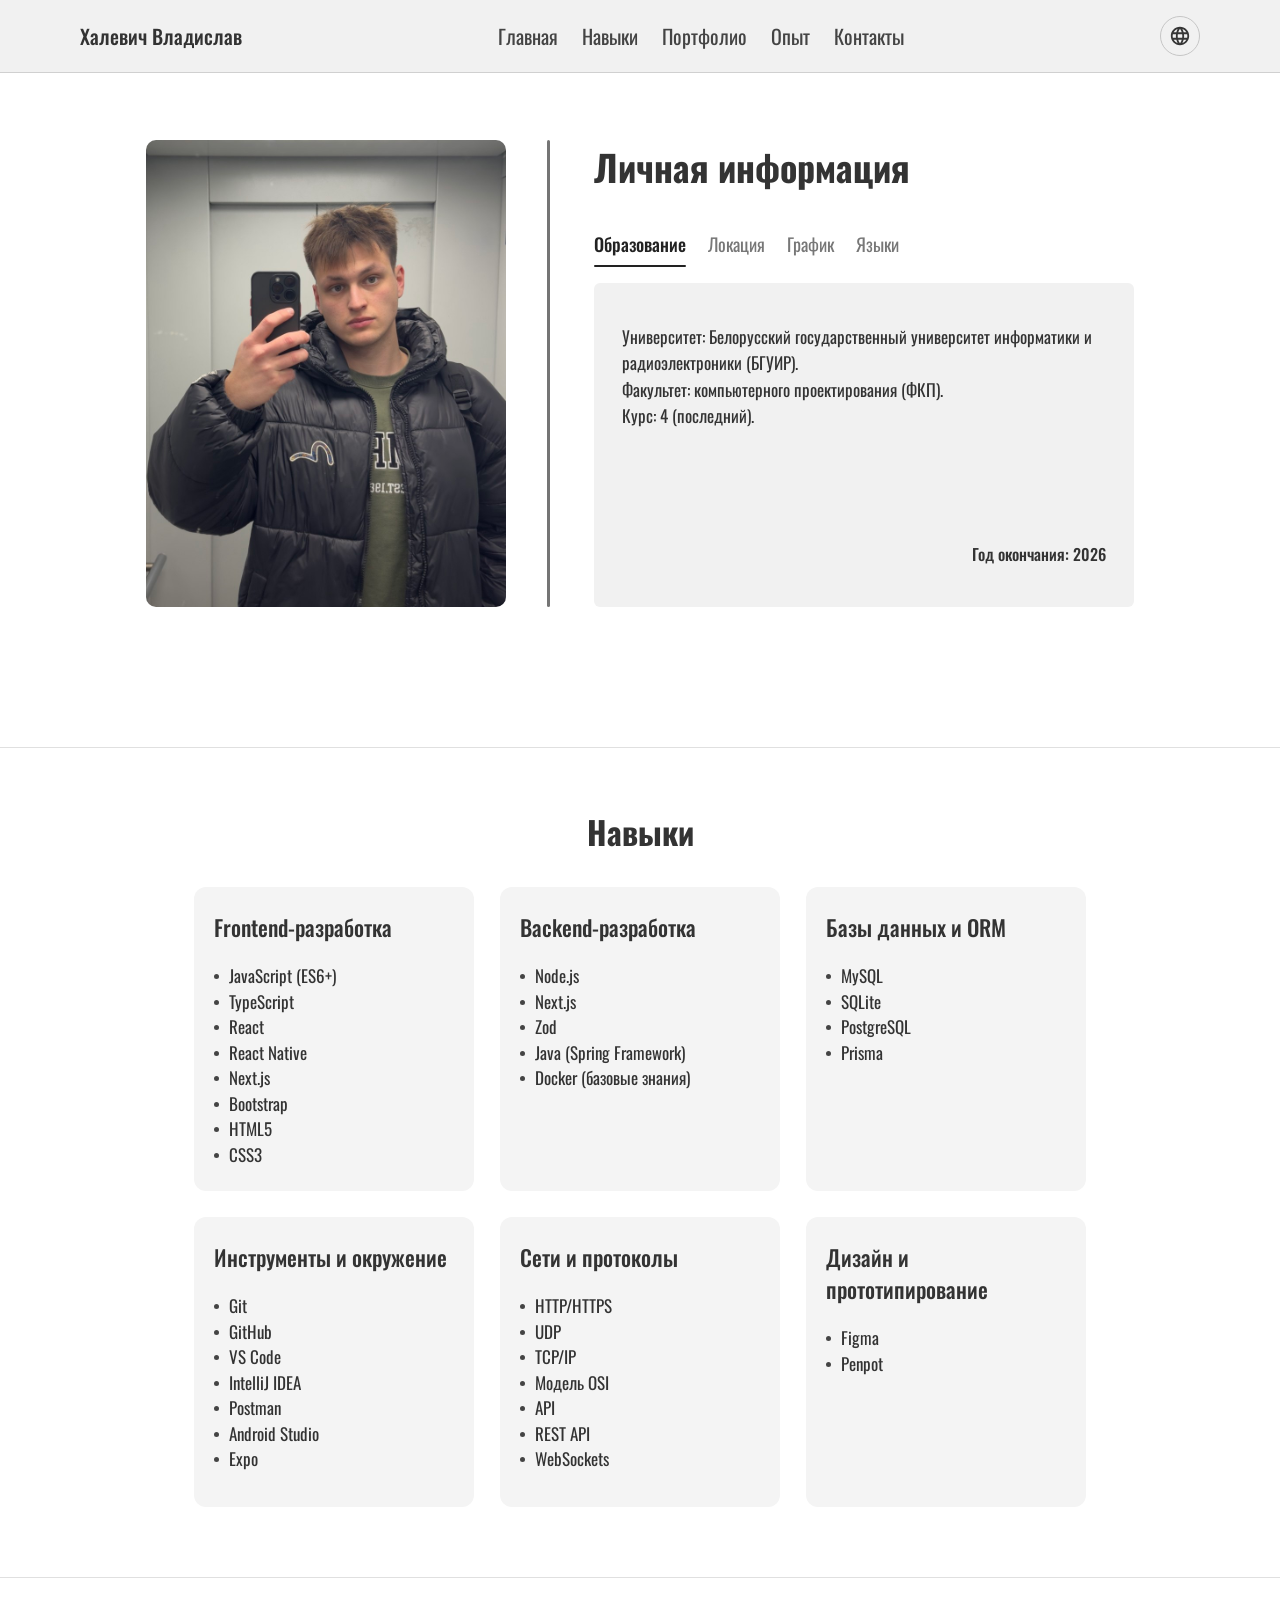
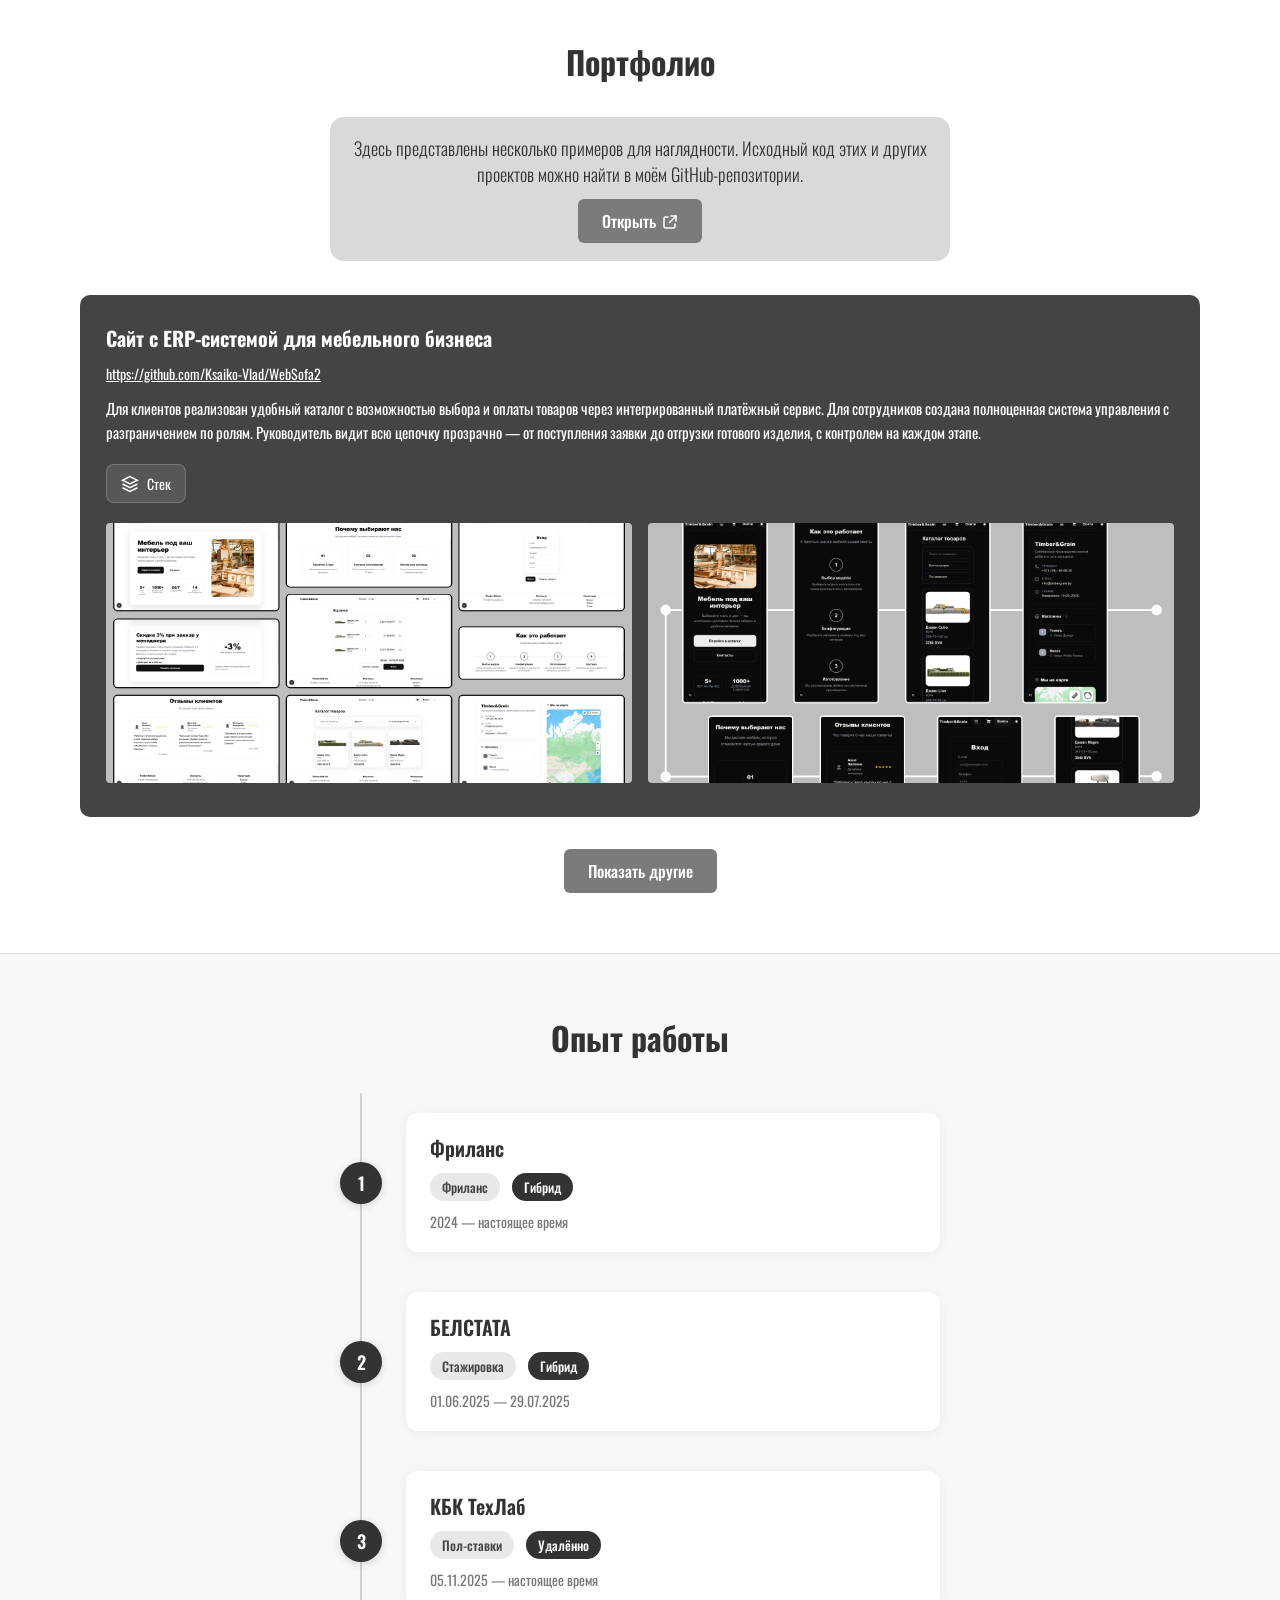
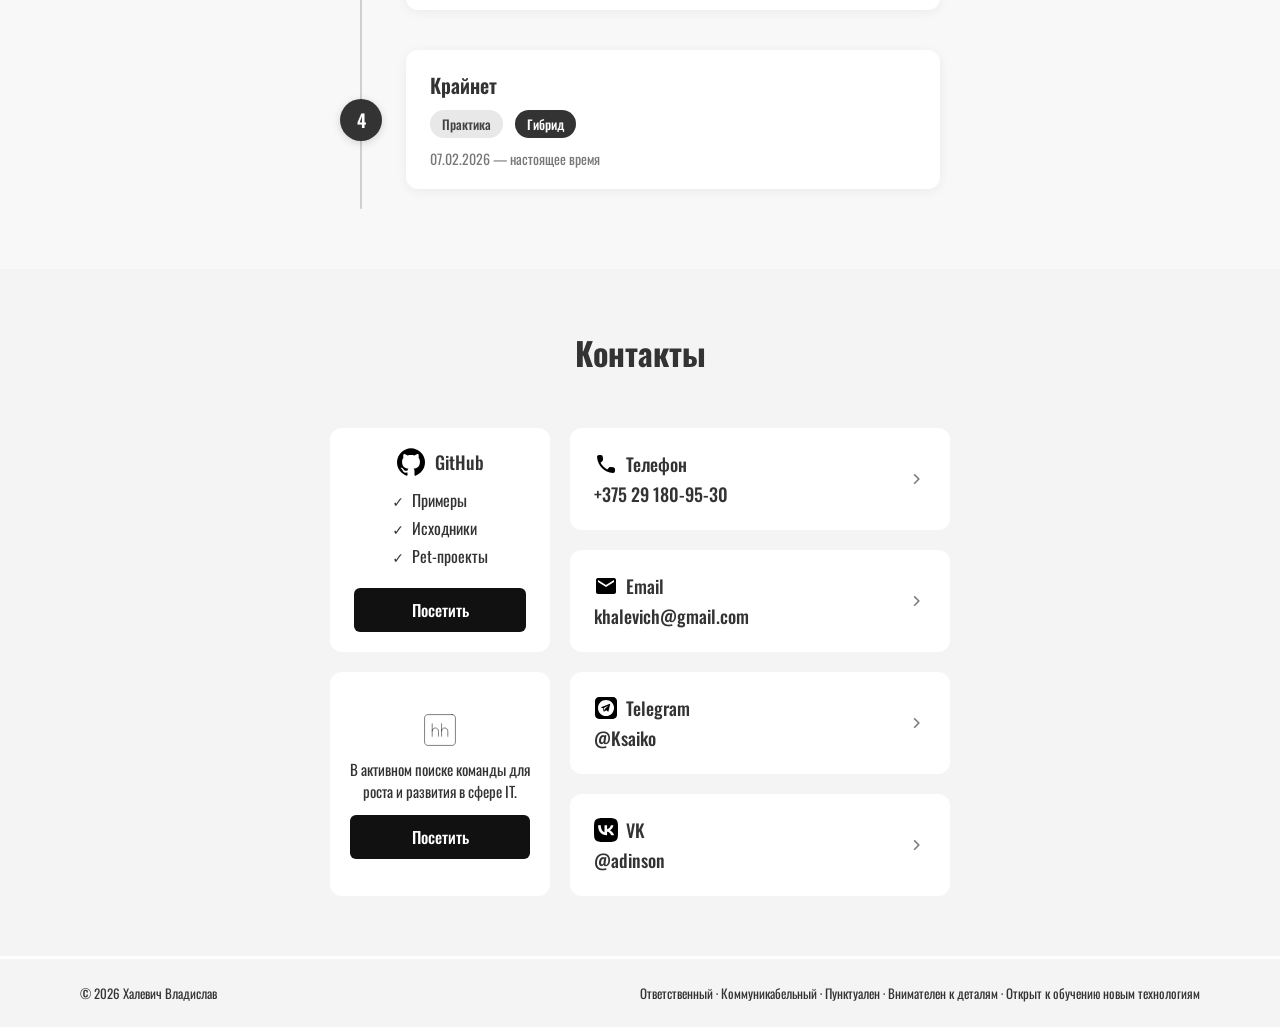
<file: index.html>
<!DOCTYPE html>
<html lang="ru">

<head>
  <meta charset="UTF-8" />
  <meta name="viewport" content="width=device-width, initial-scale=1.0" />
  <title>Khalevich Vladislav</title>
  <link rel="icon" type="image/svg+xml" href="assets/icons/cv.svg" />
  <link rel="preconnect" href="https://fonts.googleapis.com">
  <link rel="preconnect" href="https://fonts.gstatic.com" crossorigin>
  <link href="https://fonts.googleapis.com/css2?family=Oswald:wght@300;400;500;600;700&display=swap" rel="stylesheet">
  <link rel="stylesheet" href="style.css?v=2" />
</head>

<body>
  <header class="site-header">
    <div class="container header-inner">
      <div class="logo" data-i18n="header_name">Халевич Владислав</div>
      <nav class="nav">
        <a href="#home" class="nav-link" data-i18n="nav_home">Главная</a>
        <a href="#skills" class="nav-link" data-i18n="nav_skills">Навыки</a>
        <a href="#portfolio" class="nav-link" data-i18n="nav_portfolio">Портфолио</a>
        <a href="#experience" class="nav-link" data-i18n="nav_experience">Опыт</a>
        <a href="#contacts" class="nav-link" data-i18n="nav_contacts">Контакты</a>
      </nav>
      <div class="lang-wrapper">
        <button class="lang-toggle" id="langToggle" aria-label="Change language">
          <img src="assets/icons/lang.svg" alt="" class="lang-icon" />
        </button>
        <div class="lang-menu" id="langMenu">
          <button class="lang-menu-item" data-lang="ru">Русский</button>
          <button class="lang-menu-item" data-lang="en">English</button>
        </div>
      </div>
      <button class="burger" id="burger" aria-label="Toggle navigation">
        <span></span>
        <span></span>
        <span></span>
      </button>
    </div>
  </header>

  <main>
    <section id="home" class="section section-hero">
      <div class="container hero-grid">
        <div class="hero-photo-wrap">
          <img src="assets/images/hero-image.svg" alt="Photo" class="hero-photo" />
        </div>
        <div class="hero-content">
          <h1 class="section-title" data-i18n="personal_title">Личная информация</h1>

          <div class="tabs" role="tablist">
            <button class="tab active" data-tab="education" data-i18n="tab_education">Образование</button>
            <button class="tab" data-tab="location" data-i18n="tab_location">Локация</button>
            <button class="tab" data-tab="schedule" data-i18n="tab_schedule">График</button>
            <button class="tab" data-tab="languages" data-i18n="tab_languages">Языки</button>
          </div>

          <div class="tab-panels">
            <div class="tab-panel active" data-panel="education">
              <p class="card-text">
                <span data-i18n="education_line1">Университет: Белорусский государственный университет информатики и радиоэлектроники (БГУИР).</span><br>
                <span data-i18n="education_line2">Факультет: компьютерного проектирования (ФКП).</span><br>
                <span data-i18n="education_line3">Курс: 4 (последний).</span>
              </p>
              <p class="card-text accent" data-i18n="education_graduation">
                Год окончания: 2026
              </p>
            </div>

            <div class="tab-panel" data-panel="location">
              <p class="card-text" data-i18n="location_text">
                Минск, Беларусь (GMT+3). Работаю удалённо с командами из любых часовых поясов. Также рассматриваю гибрид в минских офисах.
              </p>
            </div>

            <div class="tab-panel" data-panel="schedule">
              <p class="card-text">
                <span data-i18n="schedule_line1">Полная занятость / частичная занятость.</span><br>
                <span data-i18n="schedule_line2">Гибкий рабочий день.</span><br>
                <span data-i18n="schedule_line3">Готов подстроиться под график работодателя.</span>
              </p>
            </div>

            <div class="tab-panel" data-panel="languages">
              <p class="card-text">
                <span data-i18n="languages_line1">Русский — носитель.</span><br>
                <span data-i18n="languages_line2">Белорусский — носитель.</span><br>
                <span data-i18n="languages_line3">Английский — B1+ (Intermediate).</span>
              </p>
            </div>
          </div>
        </div>
      </div>
    </section>

    <!-- Skills -->
    <section id="skills" class="section section-skills">
      <div class="container">
        <h2 class="section-title" data-i18n="skills_title">Навыки</h2>
        <div class="skills-grid">
          <article class="skill-card">
            <h3 class="skill-title" data-i18n="skills_frontend_title">Frontend‑разработка</h3>
            <ul class="skill-list">
              <li>JavaScript (ES6+)</li>
              <li>TypeScript</li>
              <li>React</li>
              <li data-i18n="skills_frontend_react_native">React Native</li>
              <li>Next.js</li>
              <li>Bootstrap</li>
              <li>HTML5</li>
              <li>CSS3</li>
            </ul>
          </article>

          <article class="skill-card">
            <h3 class="skill-title" data-i18n="skills_backend_title">Backend‑разработка</h3>
            <ul class="skill-list">
              <li>Node.js</li>
              <li>Next.js</li>
              <li>Zod</li>
              <li>Java (Spring Framework)</li>
              <li data-i18n="skills_backend_docker">Docker (базовые знания)</li>
            </ul>
          </article>

          <article class="skill-card">
            <h3 class="skill-title" data-i18n="skills_db_title">Базы данных и ORM</h3>
            <ul class="skill-list">
              <li>MySQL</li>
              <li>SQLite</li>
              <li>PostgreSQL</li>
              <li>Prisma</li>
            </ul>
          </article>

          <article class="skill-card">
            <h3 class="skill-title" data-i18n="skills_tools_title">Инструменты и окружение</h3>
            <ul class="skill-list">
              <li>Git</li>
              <li>GitHub</li>
              <li>VS Code</li>
              <li>IntelliJ IDEA</li>
              <li>Postman</li>
              <li>Android Studio</li>
              <li>Expo</li>
            </ul>
          </article>

          <article class="skill-card">
            <h3 class="skill-title" data-i18n="skills_network_title">Сети и протоколы</h3>
            <ul class="skill-list">
              <li>HTTP/HTTPS</li>
              <li>UDP</li>
              <li>TCP/IP</li>
              <li data-i18n="skills_network_osi">Модель OSI</li>
              <li data-i18n="skills_network_api">API</li>
              <li data-i18n="skills_network_rest_api">REST API</li>
              <li data-i18n="skills_network_websockets">WebSockets</li>
            </ul>
          </article>

          <article class="skill-card">
            <h3 class="skill-title" data-i18n="skills_design_title">Дизайн и прототипирование</h3>
            <ul class="skill-list">
              <li>Figma</li>
              <li>Penpot</li>
            </ul>
          </article>
        </div>
      </div>
    </section>

    <!-- Portfolio -->
    <section id="portfolio" class="section section-portfolio">
      <div class="container">
        <h2 class="section-title" data-i18n="portfolio_title">Портфолио</h2>
        <div class="portfolio-intro-card">
          <p class="section-subtitle portfolio-intro-text" data-i18n="portfolio_subtitle">
            Здесь представлены несколько примеров для наглядности. Исходный код этих и других проектов можно найти в
            моём
            GitHub‑репозитории.
          </p>
          <a href="https://github.com/Ksaiko-Vlad" target="_blank" rel="noopener noreferrer"
            class="portfolio-intro-btn">
            <span data-i18n="portfolio_intro_btn">Открыть</span>
            <img src="assets/icons/open.svg" alt="" />
          </a>
        </div>

        <div class="portfolio-highlight">
          <h3 class="portfolio-project-title" data-i18n="portfolio_project_title">
            Сайт с ERP‑системой для мебельного бизнеса
          </h3>
          <a href="https://github.com/Ksaiko-Vlad/WebSofa2" target="_blank" rel="noopener noreferrer"
            class="portfolio-link">
            https://github.com/Ksaiko-Vlad/WebSofa2
          </a>
          <p class="portfolio-text" data-i18n="portfolio_project_text">
            Для клиентов реализован удобный каталог с возможностью выбора и оплаты товаров через интегрированный
            платёжный сервис.
            Для сотрудников создана полноценная система управления с разграничением по ролям. Руководитель видит всю
            цепочку прозрачно — от
            поступления заявки до отгрузки готового изделия, с контролем на каждом этапе.
          </p>

          <div class="stack-tooltip-wrap">
            <button type="button" class="stack-tooltip-btn">
              <svg width="18" height="18" viewBox="0 0 24 24" fill="none" stroke="currentColor" stroke-width="2">
                <path d="M12 2L2 7l10 5 10-5-10-5z"></path>
                <path d="M2 17l10 5 10-5"></path>
                <path d="M2 12l10 5 10-5"></path>
              </svg>
              <span>Стек</span>
            </button>
            <div class="stack-tooltip">
              <span class="stack-tag">TypeScript</span>
              <span class="stack-tag">React.js</span>
              <span class="stack-tag">Next.js</span>
              <span class="stack-tag">Node.js</span>
              <span class="stack-tag">Zod</span>
              <span class="stack-tag">MySql</span>
              <span class="stack-tag">Prisma</span>
              <span class="stack-tag">HTML/CSS</span>
            </div>
          </div>

          <div class="portfolio-screens">
            <button type="button" class="portfolio-screen"
              style="background-image: url('assets/images/Erp-dekstop-pages.png')"
              aria-label="Open portfolio preview"></button>
            <button type="button" class="portfolio-screen"
              style="background-image: url('assets/images/Erp-mobile-pages.png')"
              aria-label="Open portfolio preview"></button>
          </div>
        </div>

        <div class="portfolio-extra" id="portfolioExtra">
          <div class="portfolio-highlight">
            <h3 class="portfolio-project-title" data-i18n="portfolio_project2_title">Лендинг для мобильного приложения
              TaskPlanner</h3>
            <a href="https://github.com/Ksaiko-Vlad/It-planner-lending" target="_blank" rel="noopener noreferrer"
              class="portfolio-link">https://github.com/Ksaiko-Vlad/It-planner-lending</a>
            <p class="portfolio-text" data-i18n="portfolio_project2_text">
              Был разработан строгий и динамичный лендинг для презентации приложения-планировщика. Чтобы передать
              современный дух продукта, добавлены интерактивные элементы: фоновые частицы на Canvas (летающие шарики,
              реагирующие на движение мыши), плавные эффекты наведения на карточки функций и слайдер для демонстрации
              экранов приложения.
            </p>

            <div class="stack-tooltip-wrap">
              <button type="button" class="stack-tooltip-btn">
                <svg width="18" height="18" viewBox="0 0 24 24" fill="none" stroke="currentColor" stroke-width="2">
                  <path d="M12 2L2 7l10 5 10-5-10-5z"></path>
                  <path d="M2 17l10 5 10-5"></path>
                  <path d="M2 12l10 5 10-5"></path>
                </svg>
                <span>Стек</span>
              </button>
              <div class="stack-tooltip">
                <span class="stack-tag">TypeScript</span>
                <span class="stack-tag">React.js</span>
                <span class="stack-tag">HTML/CSS</span>
                <span class="stack-tag">JavaScript</span>
                <span class="stack-tag">Canvas API</span>
              </div>
            </div>

            <div class="portfolio-screens">
              <button type="button" class="portfolio-screen"
                style="background-image: url('assets/images/Task-planner-dekstop-images.png')"
                aria-label="Open portfolio preview"></button>
              <button type="button" class="portfolio-screen"
                style="background-image: url('assets/images/Task-planner-mobile-images.png')"
                aria-label="Open portfolio preview"></button>
            </div>
          </div>

          <div class="portfolio-highlight">
            <h3 class="portfolio-project-title" data-i18n="portfolio_project3_title">Лендинг для функционального питания
              котов Cat Energy</h3>
            <a href="https://github.com/Ksaiko-Vlad/Cat-Energy" target="_blank" rel="noopener noreferrer"
              class="portfolio-link">https://github.com/Ksaiko-Vlad/Cat-Energy</a>
            <p class="portfolio-text" data-i18n="portfolio_project3_text">
              Разработан яркий и информативный лендинг для бренда специализированного корма.
              Чтобы наглядно показать эффективность продукта, был создан интерактивный блок с «живой»
              картинкой кота, демонстрирующей изменения «до и после» перехода на питание.
              Для удобства пользователей реализована адаптивная верстка под все типы устройств
              с бургер-меню, добавлены визуальные эффекты при наведении на карточки товаров,
              а для локации точек продаж подключена API Яндекс карт.
            </p>

            <div class="stack-tooltip-wrap">
              <button type="button" class="stack-tooltip-btn">
                <svg width="18" height="18" viewBox="0 0 24 24" fill="none" stroke="currentColor" stroke-width="2">
                  <path d="M12 2L2 7l10 5 10-5-10-5z"></path>
                  <path d="M2 17l10 5 10-5"></path>
                  <path d="M2 12l10 5 10-5"></path>
                </svg>
                <span>Стек</span>
              </button>
              <div class="stack-tooltip">
                <span class="stack-tag">HTML</span>
                <span class="stack-tag">CSS</span>
                <span class="stack-tag">JavaScript</span>
                <span class="stack-tag">Yandex Maps API</span>
              </div>
            </div>

            <div class="portfolio-screens">
              <button type="button" class="portfolio-screen"
                style="background-image: url('assets/images/Cat-energy-dekstop-images.png')"
                aria-label="Open portfolio preview"></button>
              <button type="button" class="portfolio-screen"
                style="background-image: url('assets/images/Cat-energy-mobile-images.png')"
                aria-label="Open portfolio preview"></button>
            </div>
          </div>

          <div class="portfolio-highlight">
            <h3 class="portfolio-project-title" data-i18n="portfolio_project4_title">Help-desk — корпоративный портал
              заявок на обслуживание техники</h3>
            <a href="https://github.com/N0Pr0blem/Help-Desk/tree/feature/frontend-init" target="_blank"
              rel="noopener noreferrer"
              class="portfolio-link">https://github.com/N0Pr0blem/Help-Desk/tree/feature/frontend-init</a>
            <p class="portfolio-text" data-i18n="portfolio_project4_text">
              Разработан внутренний корпоративный портал для автоматизации приёма и обработки заявок на ремонт
              оргтехники и обслуживание ПК.
              В системе реализована авторизация и разделение на три роли: сотрудники могут быстро создать заявку о
              поломке
              (не работает ПК, сломался принтер и т.д.), сисадмины — брать свободные заявки в работу и отмечать их
              выполненными,
              а администраторы — управлять пользователями (назначать роли, блокировать, создавать новых) и отслеживать
              все заявки
              на каждом этапе. Интерфейс полностью адаптирован под планшеты и телефоны.
            </p>

            <div class="stack-tooltip-wrap">
              <button type="button" class="stack-tooltip-btn">
                <svg width="18" height="18" viewBox="0 0 24 24" fill="none" stroke="currentColor" stroke-width="2">
                  <path d="M12 2L2 7l10 5 10-5-10-5z"></path>
                  <path d="M2 17l10 5 10-5"></path>
                  <path d="M2 12l10 5 10-5"></path>
                </svg>
                <span>Стек</span>
              </button>
              <div class="stack-tooltip">
                <span class="stack-tag">React</span>
                <span class="stack-tag">JavaScript</span>
                <span class="stack-tag">HTML/CSS</span>
                <span class="stack-tag">PostgreSQL</span>
                <span class="stack-tag">Spring Framework</span>
                <span class="stack-tag">Java</span>               
              </div>
            </div>

            <div class="portfolio-screens">
              <button type="button" class="portfolio-screen"
                style="background-image: url('assets/images/Help-desk-desktop-images.png')"
                aria-label="Open portfolio preview"></button>
              <button type="button" class="portfolio-screen"
                style="background-image: url('assets/images/Help-desk-mobile-images.png')"
                aria-label="Open portfolio preview"></button>
            </div>
          </div>
        </div>

        <div class="portfolio-more">
          <button id="portfolioMoreBtn" class="btn-secondary">Показать другие</button>
        </div>
      </div>
    </section>

    <!-- Experience -->
    <section id="experience" class="section section-experience">
      <div class="container">
        <h2 class="section-title" data-i18n="experience_title">Опыт работы</h2>
        <div class="timeline">
          <div class="timeline-item">
            <div class="timeline-marker">1</div>
            <div class="timeline-content">
              <h3 class="timeline-title">Фриланс</h3>
              <div class="timeline-meta">
                <span class="timeline-type" data-i18n="exp_type_freelance">Фриланс</span>
                <span class="timeline-format" data-i18n="exp_format_remote">Удалённо</span>
              </div>
              <p class="timeline-period">2024 — настоящее время</p>
            </div>
          </div>

          <div class="timeline-item">
            <div class="timeline-marker">2</div>
            <div class="timeline-content">
              <h3 class="timeline-title">БЕЛСТАТА</h3>
              <div class="timeline-meta">
                <span class="timeline-type" data-i18n="exp_type_practice">Стажировка</span>
                <span class="timeline-format" data-i18n="exp_format_office">Гибрид</span>
              </div>
              <p class="timeline-period">01.06.2025 — 29.07.2025</p>
            </div>
          </div>

          <div class="timeline-item">
            <div class="timeline-marker">3</div>
            <div class="timeline-content">
              <h3 class="timeline-title">КБК ТехЛаб</h3>
              <div class="timeline-meta">
                <span class="timeline-type" data-i18n="exp_type_internship">Пол-ставки</span>
                <span class="timeline-format" data-i18n="exp_format_hybrid">Удалённо</span>
              </div>
              <p class="timeline-period">05.11.2025 — настоящее время</p>
            </div>
          </div>

          <div class="timeline-item">
            <div class="timeline-marker">4</div>
            <div class="timeline-content">
              <h3 class="timeline-title">Крайнет</h3>
              <div class="timeline-meta">
                <span class="timeline-type" data-i18n="exp_type_parttime">Практика</span>
                <span class="timeline-format" data-i18n="exp_format_remote">Гибрид</span>
              </div>
              <p class="timeline-period">07.02.2026 — настоящее время</p>
            </div>
          </div>
        </div>
      </div>
    </section>

    <div class="portfolio-modal" id="portfolioModal" aria-hidden="true">
      <div class="portfolio-modal-backdrop" data-portfolio-close></div>
      <div class="portfolio-modal-content" role="dialog" aria-modal="true" aria-label="Portfolio preview">
        <button type="button" class="portfolio-modal-close" data-portfolio-close aria-label="Close preview">×</button>
        <div class="portfolio-modal-canvas"></div>
      </div>
    </div>

    <!-- Contacts -->
    <section id="contacts" class="section section-contacts">
      <div class="container">
        <h2 class="section-title" data-i18n="contacts_title">Контакты</h2>
      </div>
      <div class="container contacts-grid">
        <div class="contacts-left">
          <article class="contact-card contact-github">
            <div class="contact-card-header">
              <img src="assets/icons/github.svg" alt="" class="contact-icon" />
              <h3 class="contact-title">GitHub</h3>
            </div>
            <ul class="contact-list">
              <li data-i18n="github_item_examples">Примеры</li>
              <li data-i18n="github_item_source">Исходники</li>
              <li data-i18n="github_item_pet">Pet‑проекты</li>
            </ul>
            <a href="https://github.com/Ksaiko-Vlad" target="_blank" rel="noopener noreferrer" class="btn-primary"
              data-i18n="github_button">
              Посетить
            </a>
          </article>

          <article class="contact-card contact-status">
            <img src="assets/icons/hh.svg" alt="" class="contact-status-icon" />
            <p class="card-text" data-i18n="status_text">
              В активном поиске команды для роста и развития в сфере IT.
            </p>
            <a href="https://hh.ru/resume/20dc57ccff1006f7490039ed1f684e516d4238" target="_blank"
              rel="noopener noreferrer" class="btn-primary" data-i18n="hh_button">
              Посетить
            </a>
          </article>
        </div>

        <div class="contacts-right">
          <button type="button" class="contact-card contact-link" id="copyPhone" data-phone="+375291805930">
            <div class="contact-info">
              <div class="contact-title-row">
                <img src="assets/icons/phone.svg" alt="" class="contact-icon" />
                <h3 class="contact-title" data-i18n="contact_phone_label">Телефон</h3>
              </div>
              <span class="contact-value">+375 29 180-95-30</span>
            </div>
            <img src="assets/icons/arrow.svg" alt="" class="contact-arrow" />
          </button>

          <button type="button" class="contact-card contact-link" id="copyEmail" data-email="khalevich@gmail.com">
            <div class="contact-info">
              <div class="contact-title-row">
                <img src="assets/icons/email.svg" alt="" class="contact-icon" />
                <h3 class="contact-title">Email</h3>
              </div>
              <span class="contact-value">khalevich@gmail.com</span>
            </div>
            <img src="assets/icons/arrow.svg" alt="" class="contact-arrow" />
          </button>

          <a href="https://t.me/Ksaiko" target="_blank" rel="noopener noreferrer" class="contact-card contact-link">
            <div class="contact-info">
              <div class="contact-title-row">
                <img src="assets/icons/telegram.svg" alt="" class="contact-icon" />
                <h3 class="contact-title">Telegram</h3>
              </div>
              <span class="contact-value">@Ksaiko</span>
            </div>
            <img src="assets/icons/arrow.svg" alt="" class="contact-arrow" />
          </a>

          <a href="https://vk.com/adinson" target="_blank" rel="noopener noreferrer" class="contact-card contact-link">
            <div class="contact-info">
              <div class="contact-title-row">
                <img src="assets/icons/vk.svg" alt="" class="contact-icon" />
                <h3 class="contact-title">VK</h3>
              </div>
              <span class="contact-value">@adinson</span>
            </div>
            <img src="assets/icons/arrow.svg" alt="" class="contact-arrow" />
          </a>
        </div>
      </div>
    </section>
  </main>

  <footer class="site-footer">
    <div class="container footer-inner">
      <span class="footer-copy">
        © 2026 <span data-i18n="footer_name">Халевич Владислав</span>
      </span>
      <span class="footer-tags" data-i18n="footer_tags">
        Ответственный · Коммуникабельный · Пунктуален · Внимателен к деталям · Открыт к обучению новым технологиям
      </span>
    </div>
  </footer>

  <script src="script.js"></script>
</body>

</html>
</file>
<file: style.css>
*,
*::before,
*::after {
  box-sizing: border-box;
}

html,
body {
  margin: 0;
  padding: 0;
  overflow-x: hidden;
}

body {
  font-family: "Oswald", system-ui, -apple-system, BlinkMacSystemFont, "Segoe UI",
    sans-serif;
  background-color: #ffffff;
  color: #333333;
}

img {
  max-width: 100%;
  display: block;
}

a {
  color: inherit;
  text-decoration: none;
}

.container {
  width: min(1120px, 100% - 120px);
  margin-inline: auto;
}

.section {
  padding: 60px 0;
  scroll-margin-top: 60px;
}

.section + .section {
  border-top: 1px solid #e0e0e0;
}

.section-title {
  font-size: 32px;
  font-weight: 700;
  text-align: center;
  margin: 0 0 32px;
}

.section-subtitle {
  max-width: 640px;
  margin: 0 auto 32px;
  text-align: center;
  font-size: 18px;
  font-weight: 300;
}

.card-text {
  font-size: 16px;
  line-height: 1.5;
}

.card-text.accent {
  margin-top: auto;
  font-weight: 500;
  align-self: flex-end;
}

.btn-primary,
.btn-secondary {
  display: inline-flex;
  align-items: center;
  justify-content: center;
  gap: 6px;
  padding: 10px 24px;
  border-radius: 6px;
  border: none;
  cursor: pointer;
  font-family: inherit;
  font-size: 16px;
  font-weight: 500;
}

.btn-primary {
  background: #111111;
  color: #ffffff;
}

.btn-secondary {
  background: #7b7b7b;
  color: #ffffff;
  transition: transform 0.35s ease, box-shadow 0.35s ease;
}

.btn-primary:hover {
  transform: translateY(-1px);
  box-shadow: 0 6px 16px rgba(0, 0, 0, 0.18);
}

.btn-secondary:hover {
  transform: scale(1.03);
  box-shadow:
    0 0 0 2px rgba(255, 239, 140, 0.55),
    0 0 16px rgba(255, 239, 140, 0.55),
    0 0 32px rgba(255, 239, 140, 0.3);
}

/* Header */
.site-header {
  position: fixed;
  top: 0;
  left: 0;
  right: 0;
  z-index: 20;
  background: rgba(240, 240, 240, 0.92);
  border-bottom: 1px solid #d0d0d0;
}

.header-inner {
  display: flex;
  align-items: center;
  justify-content: space-between;
  gap: 16px;
  padding: 16px 0;
}

.logo {
  font-weight: 500;
  font-size: 20px;
  color: #333333;
}

.nav {
  display: flex;
  align-items: center;
  gap: 24px;
}

.nav-link {
  font-size: 20px;
  font-weight: 400;
  position: relative;
  color: #444444;
}

.nav-link::after {
  content: "";
  position: absolute;
  left: 0;
  bottom: -4px;
  width: 0;
  height: 2px;
  background: #333333;
  transition: width 0.2s ease;
}

.nav-link:hover::after {
  width: 100%;
}

.lang-wrapper {
  position: relative;
}

.lang-toggle {
  display: inline-flex;
  align-items: center;
  justify-content: center;
  padding: 8px;
  background: transparent;
  border-radius: 999px;
  border: 1px solid #c5c5c5;
  font-family: inherit;
  cursor: pointer;
  color: #444444;
}

.lang-icon {
  width: 22px;
  height: 22px;
  display: block;
}

.lang-menu {
  position: absolute;
  right: 0;
  top: calc(100% + 6px);
  padding: 6px 0;
  background: #ffffff;
  border-radius: 8px;
  box-shadow: 0 8px 20px rgba(0, 0, 0, 0.12);
  min-width: 140px;
  opacity: 0;
  transform: translateY(-4px);
  pointer-events: none;
  transition: opacity 0.15s ease, transform 0.15s ease;
  z-index: 30;
}

.lang-menu.open {
  opacity: 1;
  transform: translateY(0);
  pointer-events: auto;
}

.lang-menu-item {
  width: 100%;
  padding: 6px 14px;
  text-align: left;
  background: none;
  border: none;
  cursor: pointer;
  font-family: inherit;
  font-size: 16px;
  color: #333333;
}

.lang-menu-item:hover {
  background: #f2f2f2;
}

.burger {
  display: none;
  flex-direction: column;
  gap: 4px;
  width: 24px;
  height: 20px;
  background: none;
  border: none;
  padding: 0;
  cursor: pointer;
}

.burger span {
  display: block;
  height: 2px;
  border-radius: 999px;
  background: #222222;
}

/* Hero */
.section-hero {
  padding: 140px 0;
}

.section-hero .hero-grid {
  display: grid;
  grid-template-columns: 360px 540px;
  gap: 88px;
  align-items: stretch;
  max-width: 988px;
  margin-inline: auto;
}

.hero-photo-wrap {
  position: relative;
  border-radius: 10px;
  overflow: visible;
  transition: transform 0.35s ease, box-shadow 0.35s ease;
  animation: heroEnterLeft 0.8s cubic-bezier(0.22, 0.61, 0.36, 1) both;
}

.hero-photo {
  object-fit: cover;
  width: 100%;
  border-radius: 10px;
}

.hero-photo-wrap:hover {
  transform: scale(1.02);
  box-shadow:
    0 0 0 2px rgba(255, 239, 140, 0.55),
    0 0 16px rgba(255, 239, 140, 0.55),
    0 0 34px rgba(255, 239, 140, 0.35),
    0 10px 22px rgba(0, 0, 0, 0.14);
}

.hero-photo-wrap::after {
  content: "";
  position: absolute;
  top: 0;
  right: -44px;
  width: 3px;
  height: 100%;
  background: #757575;
  border-radius: 999px;
}

.hero-content {
  background: #ffffff;
  display: flex;
  flex-direction: column;
  min-height: 0;
  animation: heroEnterRight 0.8s cubic-bezier(0.22, 0.61, 0.36, 1) 0.1s both;
}

@keyframes heroEnterLeft {
  from {
    opacity: 0;
    transform: translateX(-60px);
  }
  to {
    opacity: 1;
    transform: translateX(0);
  }
}

@keyframes heroEnterRight {
  from {
    opacity: 0;
    transform: translateX(60px);
  }
  to {
    opacity: 1;
    transform: translateX(0);
  }
}

@media (prefers-reduced-motion: reduce) {
  .hero-photo-wrap,
  .hero-content {
    animation: none;
  }
}

.section-hero .section-title {
  text-align: left;
  margin-bottom: 28px;
  font-size: 36px;
}

/* Tabs */
.tabs {
  display: flex;
  flex-wrap: wrap;
  gap: 22px;
  margin-bottom: 16px;
  position: relative;
}

.tab {
  background: none;
  border: none;
  padding: 8px 0;
  font-family: inherit;
  font-size: 16px;
  cursor: pointer;
  position: relative;
  color: #777777;
}

.tab.active {
  color: #222222;
  font-weight: 500;
}

.tab-indicator {
  position: absolute;
  left: 0;
  bottom: 0;
  height: 2.5px;
  width: 0;
  border-radius: 999px;
  background: #222222;
  transition:
    transform 0.28s cubic-bezier(0.22, 0.61, 0.36, 1),
    width 0.28s cubic-bezier(0.22, 0.61, 0.36, 1);
}

.tab-panels {
  background: #f1f1f1;
  padding: 20px 24px;
  border-radius: 6px;
  flex: 1;
  min-height: 0;
}

.section-hero .tab {
  font-size: 18px;
  padding: 10px 0;
}

.section-hero .tab-panels {
  padding: 24px 28px;
}

.section-hero .card-text {
  font-size: 17px;
  line-height: 1.55;
}

.section-hero .card-text.accent {
  font-size: 16px;
}

.tab-panel {
  display: none;
  flex-direction: column;
  height: 100%;
}

.tab-panel.active {
  display: flex;
}

/* Skills */
.section-skills .skills-grid {
  display: grid;
  grid-template-columns: repeat(3, minmax(250px, 280px));
  justify-content: center;
  gap: 26px;
}

.section-skills {
  padding-bottom: 70px;
}

.section-skills .section-title {
  opacity: 0;
  transform: translateY(24px);
}

.skill-card {
  background: #f4f4f4;
  padding: 24px 20px;
  min-height: 290px;
  border-radius: 12px;
  opacity: 0;
  transform: translateY(28px);
  transition: transform 0.35s ease, box-shadow 0.5s ease;
}

.section-skills.animate-in .section-title {
  animation: skillsTitleIn 0.45s ease both;
}

.section-skills.animate-in .skill-card {
  opacity: 1;
  transform: translateY(0);
  animation: skillsCardIn 0.45s ease both;
}

.section-skills.animate-in .skill-card:nth-child(1) { animation-delay: 0.16s; }
.section-skills.animate-in .skill-card:nth-child(2) { animation-delay: 0.22s; }
.section-skills.animate-in .skill-card:nth-child(3) { animation-delay: 0.28s; }
.section-skills.animate-in .skill-card:nth-child(4) { animation-delay: 0.34s; }
.section-skills.animate-in .skill-card:nth-child(5) { animation-delay: 0.40s; }
.section-skills.animate-in .skill-card:nth-child(6) { animation-delay: 0.46s; }

.section-skills.revealed .section-title,
.section-skills.revealed .skill-card {
  opacity: 1;
  animation: none;
}

.section-skills.revealed .section-title {
  transform: translateY(0);
}

.section-skills.revealed .skill-card:not(:hover) {
  transform: translateY(0);
}

@keyframes skillsTitleIn {
  from {
    opacity: 0;
    transform: translateY(24px);
  }
  to {
    opacity: 1;
    transform: translateY(0);
  }
}

@keyframes skillsCardIn {
  from {
    opacity: 0;
    transform: translateY(28px);
  }
  to {
    opacity: 1;
    transform: translateY(0);
  }
}

.skill-card:hover {
  animation: none;
  transform: scale(1.03);
  box-shadow:
    0 0 0 2px rgba(255, 239, 140, 0.55),
    0 0 16px rgba(255, 239, 140, 0.55),
    0 0 34px rgba(255, 239, 140, 0.35),
    0 10px 22px rgba(0, 0, 0, 0.14);
}

@media (prefers-reduced-motion: reduce) {
  .section-skills .section-title,
  .section-skills .skill-card {
    opacity: 1;
    transform: none;
    transition: none;
    animation: none;
  }

  .section-portfolio,
  .section-experience,
  .section-contacts {
    opacity: 1;
    transform: none;
    transition: none;
  }
}

.skill-title {
  margin: 0 0 12px;
  font-size: 22px;
  font-weight: 500;
  position: relative;
  padding-bottom: 8px;
}

.skill-title::after {
  content: "";
  position: absolute;
  left: 0;
  bottom: 0;
  width: 0;
  height: 3px;
  background: linear-gradient(
    90deg,
    rgba(255, 239, 140, 0.98) 0%,
    rgba(255, 224, 96, 0.75) 55%,
    rgba(255, 210, 80, 0) 100%
  );
  transition: width 0.5s ease;
}

.skill-card:hover .skill-title::after {
  width: 108%;
}

.skill-list {
  margin: 0;
  padding-left: 0;
  font-size: 17px;
  line-height: 1.5;
  list-style: none;
}

.skill-list li {
  display: flex;
  align-items: center;
  gap: 10px;
}

.skill-list li::before {
  content: "";
  width: 5px;
  height: 5px;
  border-radius: 50%;
  background: rgba(0, 0, 0, 0.72);
  flex: 0 0 5px;
  transform: translateY(1px);
}

/* Experience Timeline */
.section-experience {
  background: #f8f8f8;
  opacity: 0;
  transform: translateY(32px);
  transition: opacity 0.6s ease, transform 0.6s ease;
}

.section-experience.revealed {
  opacity: 1;
  transform: translateY(0);
}

.timeline {
  display: flex;
  flex-direction: column;
  position: relative;
  max-width: 600px;
  margin: 0 auto;
}

.timeline::before {
  content: "";
  position: absolute;
  left: 20px;
  top: 0;
  bottom: 0;
  width: 2px;
  background: #d0d0d0;
  border-radius: 2px;
}

.timeline-item {
  display: flex;
  align-items: center;
  gap: 24px;
  padding: 20px 0;
  position: relative;
}

.timeline-marker {
  width: 42px;
  height: 42px;
  border-radius: 50%;
  background: #333333;
  color: #ffffff;
  display: flex;
  align-items: center;
  justify-content: center;
  font-size: 18px;
  font-weight: 600;
  flex-shrink: 0;
  z-index: 1;
  box-shadow: 0 2px 8px rgba(0, 0, 0, 0.15);
}

.timeline-content {
  flex: 1;
  background: #ffffff;
  padding: 20px 24px;
  border-radius: 12px;
  box-shadow: 0 2px 12px rgba(0, 0, 0, 0.06);
  transition: transform 0.3s ease, box-shadow 0.3s ease;
}

.timeline-content:hover {
  transform: translateX(6px);
  box-shadow:
    0 0 0 2px rgba(255, 239, 140, 0.55),
    0 0 16px rgba(255, 239, 140, 0.55),
    0 0 32px rgba(255, 239, 140, 0.3);
}

.timeline-title {
  margin: 0 0 10px;
  font-size: 20px;
  font-weight: 600;
}

.timeline-meta {
  display: flex;
  gap: 12px;
  margin-bottom: 10px;
}

.timeline-type,
.timeline-format {
  display: inline-flex;
  padding: 4px 12px;
  border-radius: 20px;
  font-size: 13px;
  font-weight: 500;
}

.timeline-type {
  background: #e8e8e8;
  color: #444444;
}

.timeline-format {
  background: #333333;
  color: #ffffff;
}

.timeline-period {
  margin: 0;
  font-size: 14px;
  color: #777777;
}

/* Portfolio */
.section-portfolio {
  background: #ffffff;
  opacity: 0;
  transform: translateY(32px);
  transition: opacity 0.6s ease, transform 0.6s ease;
}

.section-portfolio.revealed {
  opacity: 1;
  transform: translateY(0);
}

.portfolio-intro-card {
  max-width: 620px;
  margin: 0 auto 34px;
  padding: 18px 20px;
  border-radius: 14px;
  background: #d9d9d9;
  text-align: center;
}

.portfolio-intro-text {
  margin: 0 0 12px;
}

.portfolio-intro-btn {
  display: inline-flex;
  align-items: center;
  justify-content: center;
  gap: 6px;
  padding: 10px 24px;
  border-radius: 6px;
  background: #7b7b7b;
  color: #ffffff;
  font-size: 16px;
  font-weight: 500;
  transition: transform 0.35s ease, box-shadow 0.35s ease;
}

.portfolio-intro-btn img {
  width: 16px;
  height: 16px;
  display: block;
  transform: translateY(1px);
}

.portfolio-intro-btn:hover {
  transform: scale(1.03);
  box-shadow:
    0 0 0 2px rgba(255, 239, 140, 0.55),
    0 0 16px rgba(255, 239, 140, 0.55),
    0 0 32px rgba(255, 239, 140, 0.3);
}

.portfolio-highlight {
  background: #444444;
  color: #ffffff;
  padding: 28px 26px 34px;
  margin-top: 24px;
border-radius: 10px;
  min-height: 440px;
}

.portfolio-project-title {
  margin: 0 0 8px;
  font-size: 20px;
}

.portfolio-link {
  display: inline-block;
  margin-bottom: 12px;
  font-size: 14px;
  text-decoration: underline;
}

.portfolio-text {
  font-size: 15px;
  line-height: 1.6;
  margin: 0 0 20px;
}

/* ===== Stack Tooltip ===== */
.stack-tag {
  display: inline-block;
  padding: 6px 14px;
  background: rgba(255, 255, 255, 0.1);
  border: 1px solid rgba(255, 255, 255, 0.2);
  border-radius: 20px;
  font-size: 13px;
  color: #ffffff;
  transition: all 0.3s ease;
}

.stack-tag:hover {
  background: rgba(255, 239, 140, 0.2);
  border-color: rgba(255, 239, 140, 0.5);
}
.stack-tooltip-wrap {
  position: relative;
  display: inline-block;
  margin-bottom: 20px;
}

.stack-tooltip-btn {
  display: flex;
  align-items: center;
  gap: 8px;
  padding: 8px 14px;
  background: rgba(255, 255, 255, 0.1);
  border: 1px solid rgba(255, 255, 255, 0.2);
  border-radius: 8px;
  color: #ffffff;
  font-size: 14px;
  font-family: inherit;
  cursor: pointer;
  transition: all 0.3s ease;
}

.stack-tooltip-btn:hover {
  background: rgba(255, 239, 140, 0.15);
  border-color: rgba(255, 239, 140, 0.4);
}

.stack-tooltip {
  position: absolute;
  bottom: calc(100% + 12px);
  left: 0;
  display: flex;
  flex-wrap: wrap;
  gap: 8px;
  padding: 12px 16px;
  background: #333333;
  border: 1px solid rgba(255, 255, 255, 0.15);
  border-radius: 10px;
  box-shadow: 0 8px 32px rgba(0, 0, 0, 0.4);
  opacity: 0;
  visibility: hidden;
  transform: translateY(10px);
  transition: all 0.3s ease;
  z-index: 10;
  min-width: 280px;
}

.stack-tooltip::after {
  content: "";
  position: absolute;
  top: 100%;
  left: 24px;
  border: 8px solid transparent;
  border-top-color: #333333;
}

.stack-tooltip-wrap:hover .stack-tooltip {
  opacity: 1;
  visibility: visible;
  transform: translateY(0);
}

.portfolio-screens {
  display: grid;
  grid-template-columns: repeat(2, minmax(0, 1fr));
  gap: 16px;
}

.portfolio-screen {
  height: 260px;
  border-radius: 4px;
  background-color: transparent;
  background-size: 100%;
  background-position: center;
  background-repeat: no-repeat;
  border: none;
  cursor: zoom-in;
  position: relative;
  overflow: hidden;
  transition: background-size 1.1s cubic-bezier(0.22, 0.61, 0.36, 1);
}

.portfolio-screen::before {
  content: "";
  position: absolute;
  inset: 0;
  background: rgba(18, 18, 18, 0.22);
  opacity: 0;
  transition: opacity 0.28s ease;
}

.portfolio-screen::after {
  content: "";
  position: absolute;
  left: 50%;
  top: 50%;
  width: 54px;
  height: 54px;
  border-radius: 50%;
  transform: translate(-50%, -50%) scale(0.85);
  background: rgba(225, 225, 225, 0.9);
  background-image: url("assets/icons/scope.svg");
  background-repeat: no-repeat;
  background-position: center;
  background-size: 26px 26px;
  opacity: 0;
  transition: opacity 0.35s ease, transform 0.35s ease;
}

.portfolio-screen:hover::before,
.portfolio-screen:hover::after {
  opacity: 1;
}

.portfolio-screen:hover::after {
  transform: translate(-50%, -50%) scale(1);
}

.portfolio-screen:hover {
  background-size: 120%;
}

.portfolio-extra {
  max-height: 0;
  opacity: 0;
  overflow: hidden;
  transition: max-height 0.7s cubic-bezier(0.22, 0.61, 0.36, 1), opacity 0.5s ease;
}

.portfolio-extra.open {
  opacity: 1;
}

.portfolio-more {
  text-align: center;
  margin-top: 32px;
}

.portfolio-modal {
  position: fixed;
  inset: 0;
  z-index: 1000;
  display: flex;
  align-items: center;
  justify-content: center;
  padding: 20px;
  opacity: 0;
  visibility: hidden;
  transition: opacity 0.3s ease, visibility 0.3s ease;
}

.portfolio-modal.open {
  opacity: 1;
  visibility: visible;
}

.portfolio-modal-backdrop {
  position: absolute;
  inset: 0;
  background: rgba(0, 0, 0, 0.8);
  opacity: 0;
  transition: opacity 0.3s ease;
}

.portfolio-modal.open .portfolio-modal-backdrop {
  opacity: 1;
}

.portfolio-modal-content {
  position: relative;
  width: min(980px, calc(100vw - 20px));
  padding: 6px;
  border-radius: 8px;
  background: #e0e0e0;
  box-shadow: 0 14px 40px rgba(0, 0, 0, 0.25);
  z-index: 1;
  transform: scale(0.9);
  opacity: 0;
  transition: transform 0.3s ease, opacity 0.3s ease;
}

.portfolio-modal.open .portfolio-modal-content {
  transform: scale(1);
  opacity: 1;
}

.portfolio-modal-close {
  position: absolute;
  top: 10px;
  right: 10px;
  width: 32px;
  height: 32px;
  border: 1px solid rgba(255, 255, 255, 0.35);
  border-radius: 50%;
  background: rgba(0, 0, 0, 0.55);
  color: #ffffff;
  font-size: 22px;
  cursor: pointer;
  transition: transform 0.35s ease, box-shadow 0.35s ease;
}

.portfolio-modal-close:hover {
  transform: scale(1.1);
  box-shadow:
    0 0 0 2px rgba(255, 239, 140, 0.55),
    0 0 16px rgba(255, 239, 140, 0.55),
    0 0 32px rgba(255, 239, 140, 0.3);
  line-height: 1;
  cursor: pointer;
}

.portfolio-modal-canvas {
  width: 100%;
  aspect-ratio: 16 / 9;
  border-radius: 8px;
  background-color: transparent;
  background-size: cover;
  background-position: center;
  background-repeat: no-repeat;
}

/* Contacts */
.section-contacts {
  background: #f4f4f4;
  padding-bottom: 60px;
  opacity: 0;
  transform: translateY(32px);
  transition: opacity 0.6s ease, transform 0.6s ease;
}

.section-contacts.revealed {
  opacity: 1;
  transform: translateY(0);
}

.contacts-grid {
  display: grid;
  grid-template-columns: 220px 380px;
  grid-auto-rows: 1fr;
  gap: 20px;
  justify-content: center;
  padding-top: 20px;
}

.contact-card {
  background: #ffffff;
  padding: 20px 24px;
  border-radius: 12px;
  display: flex;
  flex-direction: column;
  justify-content: center;
  text-decoration: none;
  color: inherit;
}

.contact-card-header {
  display: flex;
  align-items: center;
  gap: 10px;
  margin-bottom: 12px;
}

.contact-icon {
  width: 28px;
  height: 28px;
  display: block;
  flex-shrink: 0;
}

.contact-title {
  margin: 0;
  font-size: 18px;
  font-weight: 500;
}

.contact-list {
  margin: 0 0 16px;
  padding-left: 0;
  list-style: none;
}

.contact-list li {
  display: flex;
  align-items: center;
  gap: 8px;
  margin-bottom: 4px;
}

.contact-list li::before {
  content: "✓";
  font-size: 14px;
}

.contacts-left {
  display: grid;
  grid-template-rows: 1fr 1fr;
  gap: 20px;
}


.contacts-right {
  display: grid;
  grid-template-rows: 1fr 1fr 1fr 1fr;
  gap: 20px;
}

.contact-link {
  flex-direction: row;
  align-items: center;
  justify-content: space-between;
  transition: transform 0.25s ease, box-shadow 0.25s ease;
  border: none;
  cursor: pointer;
  font-family: inherit;
  text-align: left;
  width: 100%;
}

.contact-link:hover {
  transform: translateX(4px);
  box-shadow: 0 4px 16px rgba(0, 0, 0, 0.08);
}

.contact-info {
  display: flex;
  flex-direction: column;
  gap: 4px;
  flex: 1;
}

.contact-title-row {
  display: flex;
  align-items: center;
  gap: 8px;
}

.contact-title-row .contact-icon {
  width: 24px;
  height: 24px;
}

.contact-info .contact-title {
  font-size: 18px;
  font-weight: 500;
  margin: 0;
}

.contact-value {
  font-size: 18px;
  font-weight: 500;
}

.contact-arrow {
  width: 20px;
  height: 20px;
  opacity: 0.5;
  transition: opacity 0.25s ease, transform 0.25s ease;
}

.contact-link:hover .contact-arrow {
  opacity: 1;
  transform: translateX(4px);
}

.contact-github {
  justify-content: center;
  align-items: center;
  text-align: center;
}

.contact-github .contact-card-header {
  justify-content: center;
}

.contact-github .contact-list {
  text-align: left;
  display: inline-block;
}

.contact-github .btn-primary,
.contact-status .btn-primary {
  width: 100%;
  max-width: 180px;
}

.contact-status {
  justify-content: center;
  align-items: center;
  text-align: center;
  padding: 16px 20px;
}

.contact-status-icon {
  width: 40px;
  height: 40px;
  margin-bottom: 8px;
}

.contact-status .card-text {
  margin: 0 0 12px 0;
  font-size: 15px;
}

/* Footer */
.site-footer {
  background: #f4f4f4;
  border-top: 3px solid #ffffff;
  padding: 24px 0 24px;
}

.footer-inner {
  display: flex;
  flex-wrap: wrap;
  align-items: center;
  justify-content: space-between;
  gap: 12px;
  font-size: 13px;
}

.footer-tags {
  text-align: right;
}

/* Responsive */
@media (max-width: 1024px) {

  .container {
    width: min(1120px, 100% - 48px);
  }

  .section-hero .hero-grid {
    grid-template-columns: minmax(0, 1fr);
    max-width: none;
    gap: 40px;
  }

  .hero-photo-wrap::after {
    display: none;
  }

  .section-hero .hero-content {
    max-width: 540px;
    margin-inline: auto;
  }

  .section-hero .section-title {
    text-align: center;
  }

  .section-hero .tabs {
    justify-content: center;
  }

  .hero-photo-wrap {
    max-width: 360px;
    margin-inline: auto;
  }

  .section-skills .skills-grid {
    grid-template-columns: repeat(2, minmax(0, 1fr));
  }

  .contacts-grid {
    grid-template-columns: 1fr;
    grid-template-rows: auto;
  }

  .contact-github {
    grid-column: auto;
    grid-row: auto;
  }

  .contacts-right {
    grid-column: auto;
    grid-row: auto;
  }

  .contact-status {
    grid-column: auto;
    grid-row: auto;
  }
}

@media (max-width: 768px) {
  body {
    padding-top: 64px;
  }

  .container {
    width: min(1120px, 100% - 32px);
  }
  .header-inner {
    padding-block: 12px;
  }

  .nav-link {
    font-size: 18px;
  }

  .nav {
    position: fixed;
    inset-inline: 0;
    top: 56px;
    background: #e4e4e4;
    flex-direction: column;
    align-items: flex-start;
    padding: 12px 16px 16px;
    transform: translateY(-120%);
    opacity: 0;
    pointer-events: none;
    transition: transform 0.2s ease, opacity 0.2s ease;
  }

  .nav.open {
    transform: translateY(0);
    opacity: 1;
    pointer-events: auto;
  }

  .burger {
    display: flex;
  }

  .section {
    padding: 40px 0;
  }

  .section-title {
    font-size: 26px;
  }

  .section-skills .skills-grid {
    grid-template-columns: minmax(0, 1fr);
  }

  .portfolio-screens {
    grid-template-columns: minmax(0, 1fr);
  }

  .portfolio-screen {
    height: 190px;
  }

  .portfolio-modal-content {
    width: 100%;
    padding: 6px;
  }

  .portfolio-modal-canvas {
    aspect-ratio: 16 / 9;
  }

  .contacts-grid {
    grid-template-columns: minmax(0, 1fr);
  }

  /* Stack tooltip: лучше влезает по ширине экрана */
  .stack-tooltip-wrap {
    display: flex;
    justify-content: center;
  }

  .stack-tooltip {
    left: 50%;
    right: auto;
    transform: translate(-50%, 10px);
    max-width: calc(100vw - 40px);
  }

  .stack-tooltip-wrap:hover .stack-tooltip {
    transform: translate(-50%, 0);
  }

  .stack-tooltip::after {
    left: 50%;
    transform: translateX(-50%);
  }

  /* Табам убираем некрасивый системный фокус-контур */
  .tab:focus-visible {
    outline: none;
  }

  .footer-inner {
    flex-direction: column;
    align-items: flex-start;
  }

  .footer-tags {
    text-align: left;
  }
}
</file>
